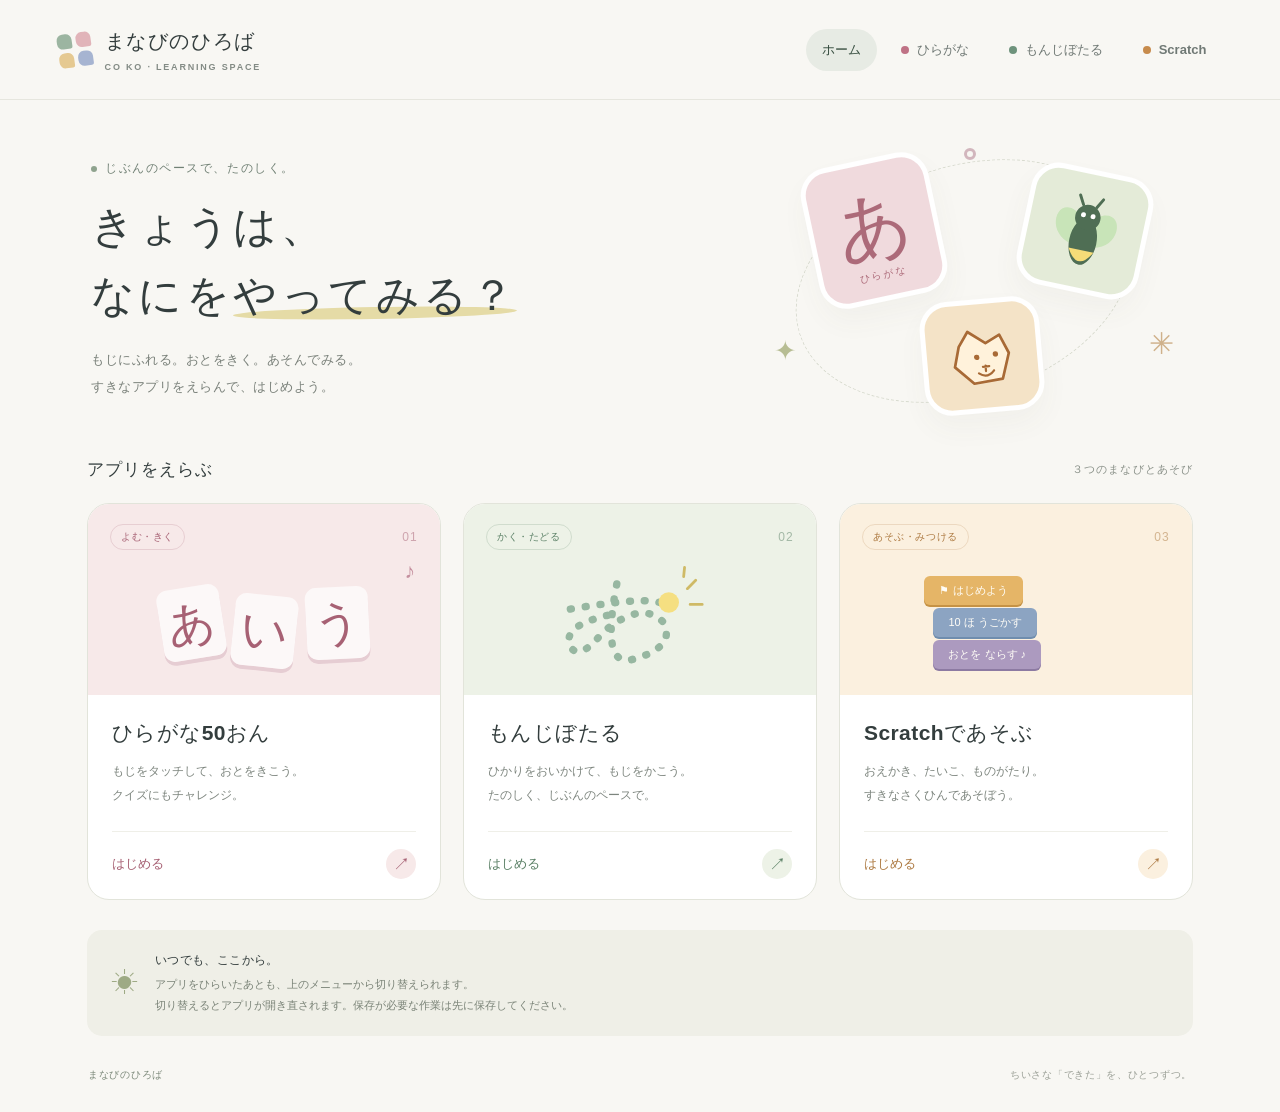
<file: index.html>
<!doctype html>
<html lang="ja">
<head>
<meta charset="utf-8">
<meta name="viewport" content="width=device-width,initial-scale=1">
<meta name="theme-color" content="#f8f7f3">
<meta name="description" content="ひらがな・もじ・あそび。３つのアプリをひとつの場所から。">
<title>まなびのひろば</title>
<link rel="stylesheet" href="portal.css">
<script src="portal.js" defer></script>
</head>
<body>
<header class="header">
<a class="brand" href="#home" aria-label="まなびのひろば ホーム"><span class="brand-mark" aria-hidden="true"><i></i><i></i><i></i><i></i></span><span>まなびのひろば<small>CO KO · LEARNING SPACE</small></span></a>
<nav aria-label="アプリの切り替え">
<a href="#home" data-route="home" aria-current="page">ホーム</a>
<a href="#hiragana" data-route="hiragana"><span class="dot pink"></span>ひらがな</a>
<a href="#monji" data-route="monji"><span class="dot green"></span>もんじぼたる</a>
<a href="#scratch" data-route="scratch"><span class="dot orange"></span>Scratch</a>
</nav>
</header>
<main id="home">
<section class="intro">
<div><p class="eyebrow"><span></span> じぶんのペースで、たのしく。</p><h1>きょうは、<br>なにを<span class="handline">やってみる？</span></h1><p class="lead">もじにふれる。おとをきく。あそんでみる。<br>すきなアプリをえらんで、はじめよう。</p></div>
<div class="hero-art" aria-hidden="true"><div class="orbit"></div><span class="spark s1">✦</span><span class="tile t1">あ<span>ひらがな</span></span><span class="tile t2"><svg viewBox="0 0 100 100"><path d="M50 42C15 5 4 64 44 66M50 42C85 5 96 64 56 66" fill="#c8e4b8"/><ellipse cx="50" cy="61" rx="14" ry="24" fill="#4f6e54"/><path d="M37 70Q50 93 63 70" fill="#f6dc78"/><circle cx="50" cy="36" r="13" fill="#4f6e54"/><circle cx="45" cy="34" r="2.5" fill="white"/><circle cx="55" cy="34" r="2.5" fill="white"/><path d="M43 24l-5-9m19 9 5-9" stroke="#4f6e54" stroke-width="3" stroke-linecap="round"/></svg></span><span class="tile t3"><svg viewBox="0 0 100 100"><path d="M25 38 36 22l19 14 16-8 9 21-9 28-32 3-20-20Z" fill="#fff2db" stroke="#a86a36" stroke-width="3" stroke-linejoin="round"/><circle cx="44" cy="51" r="3" fill="#a86a36"/><circle cx="65" cy="49" r="3" fill="#a86a36"/><path d="m50 62 7 0m-4-1v6m-8 2q9 7 17-2" fill="none" stroke="#a86a36" stroke-width="2.5" stroke-linecap="round"/></svg></span><span class="spark s2">✳</span><span class="tiny-circle"></span></div>
</section>
<section class="apps" aria-labelledby="apps-title"><div class="section-label"><h2 id="apps-title">アプリをえらぶ</h2><span>３つのまなびとあそび</span></div>
<div class="cards">
<a class="card card-pink" href="#hiragana"><div class="card-top"><span class="tag">よむ・きく</span><span class="number">01</span></div><div class="card-art kana" aria-hidden="true"><span>あ</span><span>い</span><span>う</span><i>♪</i></div><div class="card-body"><h3>ひらがな50おん</h3><p>もじをタッチして、おとをきこう。<br>クイズにもチャレンジ。</p><span class="start">はじめる <b>↗</b></span></div></a>
<a class="card card-green" href="#monji"><div class="card-top"><span class="tag">かく・たどる</span><span class="number">02</span></div><div class="card-art trace" aria-hidden="true"><svg viewBox="0 0 280 130"><path d="M65 50q90-15 100-5M115 23q-17 87 14 82 51-13 36-41-23-24-65 11-26 32-35 15-10-22 43-34" fill="none" stroke="#97b7a1" stroke-width="8" stroke-dasharray="1 15" stroke-linecap="round"/><circle cx="171" cy="43" r="11" fill="#f5df81"/><path d="m191 28 9-9m-6 26h13m-20-30 1-10" stroke="#cfba66" stroke-width="3" stroke-linecap="round"/></svg></div><div class="card-body"><h3>もんじぼたる</h3><p>ひかりをおいかけて、もじをかこう。<br>たのしく、じぶんのペースで。</p><span class="start">はじめる <b>↗</b></span></div></a>
<a class="card card-orange" href="#scratch"><div class="card-top"><span class="tag">あそぶ・みつける</span><span class="number">03</span></div><div class="card-art blocks" aria-hidden="true"><span>⚑ はじめよう</span><span>10 ほ うごかす</span><span>おとを ならす ♪</span></div><div class="card-body"><h3>Scratchであそぶ</h3><p>おえかき、たいこ、ものがたり。<br>すきなさくひんであそぼう。</p><span class="start">はじめる <b>↗</b></span></div></a>
</div></section>
<aside class="hint"><span aria-hidden="true">☀</span><div><strong>いつでも、ここから。</strong><p>アプリをひらいたあとも、上のメニューから切り替えられます。<br>切り替えるとアプリが開き直されます。保存が必要な作業は先に保存してください。</p></div></aside>
<footer><span class="footer-brand">まなびのひろば</span><span>ちいさな「できた」を、ひとつずつ。</span></footer>
</main>
<section id="workspace" hidden aria-label="アプリ画面"><div class="workspace-bar"><div><span id="app-dot" class="dot"></span><h1 id="app-name"></h1></div><div class="tools"><span id="app-status" role="status" aria-live="polite"></span><a id="direct-link" target="_blank" rel="noopener" title="アプリを別タブで開く">別タブ ↗</a><button id="fullscreen" type="button">全画面 ⛶</button></div></div><div id="frame-host"></div><div id="load-help" hidden>表示に時間がかかっています。<button id="retry" type="button">読み直す</button> または「別タブ」から開いてください。</div></section>
</body>
</html>
</file>
<file: portal.css>
:root{font-family:'Hiragino Kaku Gothic ProN','Yu Gothic',Meiryo,sans-serif;color:#333d3d;background:#f8f7f3;font-synthesis:none}*{box-sizing:border-box}body{margin:0}a{color:inherit;text-decoration:none}button{font:inherit;color:inherit;cursor:pointer}a,button{-webkit-tap-highlight-color:transparent}a:focus-visible,button:focus-visible{outline:3px solid #526fbe;outline-offset:5px}[hidden]{display:none!important}.header{height:100px;padding:0 4.5%;display:flex;align-items:center;justify-content:space-between;border-bottom:1px solid #e6e6de;background:#f8f7f3}.brand{display:flex;gap:13px;align-items:center;font-size:20px;font-weight:800;letter-spacing:.08em}.brand small{display:block;font-size:9px;font-weight:600;letter-spacing:.2em;margin-top:7px;color:#838b85}.brand-mark{display:grid;grid-template-columns:15px 15px;gap:4px;transform:rotate(-8deg)}.brand-mark i{height:15px;background:#9cb5a1;border-radius:6px 6px 2px 6px}.brand-mark i:nth-child(2){background:#e1b4b9}.brand-mark i:nth-child(3){background:#e5c991}.brand-mark i:nth-child(4){background:#a6b4d1}nav{display:flex;align-items:center;gap:8px}nav a{display:flex;align-items:center;gap:8px;font-size:13px;font-weight:700;padding:12px 16px;border-radius:24px;color:#707975}nav a:hover{background:#eeeee7}nav a[aria-current]{background:#e7ebe4;color:#354c3e}.dot{width:8px;height:8px;border-radius:50%;display:inline-block;flex-shrink:0}.pink{background:#bf7285}.green{background:#6e937c}.orange{background:#c78b4c}#home{max-width:1190px;margin:auto;padding:0 42px}.intro{display:flex;align-items:center;justify-content:space-between;min-height:350px;padding:48px 4px 37px}.eyebrow{font-size:12px;font-weight:700;letter-spacing:.13em;color:#718175;display:flex;align-items:center;gap:8px}.eyebrow>span{width:6px;height:6px;border-radius:50%;background:#8fa38e}h1{font-size:43px;line-height:1.6;letter-spacing:.08em;margin:15px 0 16px;font-weight:800}.handline{position:relative;white-space:nowrap;z-index:0}.handline:after{content:'';position:absolute;bottom:0;left:0;right:0;height:12px;border-radius:50%;background:#e5dba6;transform:rotate(-1deg);z-index:-1}.lead{font-size:13px;line-height:2.1;color:#7a817a;letter-spacing:.04em}.hero-art{position:relative;width:380px;height:250px;flex-shrink:0;margin-right:35px}.orbit{position:absolute;inset:10px 17px;border:1px dashed #d8dbcf;border-radius:50%;transform:rotate(-18deg)}.tile{position:absolute;display:flex;align-items:center;justify-content:center;box-shadow:0 14px 28px #52634a0b;border:5px solid #fff;border-radius:28px}.t1{width:130px;height:143px;top:3px;left:35px;background:#f0dadd;transform:rotate(-12deg);font-size:73px;color:#ac6a79;flex-direction:column}.t1 span{font-size:10px;letter-spacing:.2em;margin-top:-8px}.t2{width:124px;height:124px;right:7px;top:13px;background:#e4ebd8;transform:rotate(12deg)}.t2 svg{width:98px}.t3{width:120px;height:114px;left:148px;bottom:-7px;background:#f4e3c7;transform:rotate(-5deg)}.t3 svg{width:90px}.spark{position:absolute;font-size:27px;color:#b7bd93}.s1{left:0;bottom:39px}.s2{right:-20px;bottom:45px;font-size:30px;color:#cfb18b}.tiny-circle{position:absolute;border:3px solid #d2b6bd;width:12px;height:12px;border-radius:50%;left:190px;top:-8px}.section-label{display:flex;justify-content:space-between;align-items:center;margin:8px 0 22px}.section-label h2{font-size:17px;letter-spacing:.06em;margin:0}.section-label>span{font-size:11px;letter-spacing:.1em;color:#8b928a}.cards{display:grid;grid-template-columns:repeat(3,1fr);gap:22px}.card{border:1px solid #e2e4da;border-radius:22px;overflow:hidden;background:#fff;transition:transform .2s,box-shadow .2s;display:block}.card:hover{transform:translateY(-5px);box-shadow:0 14px 28px #34442f0d}.card-top{padding:20px 22px 0;display:flex;align-items:center;justify-content:space-between}.card-pink{--ink:#a76174;--tint:#f7e9e9}.card-green{--ink:#5b8066;--tint:#edf2e7}.card-orange{--ink:#ad7a42;--tint:#fbf0df}.card-top,.card-art{background:var(--tint)}.tag{border:1px solid color-mix(in srgb,var(--ink) 20%,transparent);color:var(--ink);font-size:10px;letter-spacing:.06em;padding:5px 10px;border-radius:20px}.number{color:var(--ink);opacity:.5;font-size:12px;letter-spacing:.1em}.card-art{height:145px;display:flex;align-items:center;justify-content:center;position:relative}.kana{gap:10px;padding:12px}.kana span{font-size:47px;font-weight:700;color:var(--ink);background:#ffffffb3;width:63px;height:72px;display:grid;place-items:center;border-radius:11px;box-shadow:0 4px #e6cdd3;transform:rotate(-9deg)}.kana span:nth-child(2){transform:rotate(6deg);margin-top:16px}.kana span:nth-child(3){transform:rotate(-3deg)}.kana i{font-style:normal;position:absolute;right:25px;top:9px;font-size:21px;color:#c5909f}.trace svg{width:260px;max-width:100%;height:130px}.blocks{flex-direction:column;align-items:flex-start;padding-left:24%;gap:3px;transform:none}.blocks span{padding:7px 15px;background:#e5b567;color:#fffdf7;border-radius:6px;font-size:11px;box-shadow:0 2px #c69244}.blocks span:nth-child(2){background:#8ca4c2;box-shadow:0 2px #6f8dae;margin-left:9px}.blocks span:nth-child(3){background:#ac9abf;box-shadow:0 2px #8c7aa2;margin-left:9px}.card-body{padding:24px 24px 20px}.card h3{font-size:21px;letter-spacing:.02em;margin:0 0 12px}.card p{font-size:12px;line-height:2;color:#7d857e;margin:0 0 24px}.start{display:flex;align-items:center;justify-content:space-between;font-size:13px;font-weight:700;border-top:1px solid #efefe8;padding-top:17px;color:var(--ink)}.start b{display:grid;place-items:center;width:30px;height:30px;border-radius:50%;background:var(--tint);font-size:17px;font-weight:400}.hint{margin:30px 0 0;padding:20px 24px;display:flex;gap:17px;align-items:center;background:#efefe7;border-radius:15px}.hint>span{font-size:27px;color:#9eaa85}.hint strong{font-size:12px;letter-spacing:.03em}.hint p{font-size:11px;color:#7a8377;line-height:1.9;margin:5px 0 0}footer{display:flex;justify-content:space-between;align-items:center;color:#9a9f96;font-size:10px;padding:32px 1px 30px;letter-spacing:.07em}.footer-brand{font-weight:700;color:#7c897a}#workspace{background:#fff;height:calc(100dvh - 100px);display:flex;flex-direction:column}.workspace-bar{height:52px;flex-shrink:0;display:flex;align-items:center;justify-content:space-between;padding:0 24px;border-bottom:1px solid #e8e9e1;background:#fff}.workspace-bar>div{display:flex;align-items:center;gap:10px}.workspace-bar h1{font-size:14px;margin:0;letter-spacing:.02em}.tools{font-size:11px;gap:15px!important}.tools button{border:1px solid #dedfd6;background:#f8f8f3;border-radius:7px;padding:7px 10px}.tools a{padding:8px;cursor:pointer}.tools a:hover{text-decoration:underline}#app-status{font-size:10px;color:#8c938a}#frame-host{flex:1;min-height:0}#frame-host iframe{display:block;width:100%;height:100%;border:0;background:#fff}#workspace:fullscreen{height:100dvh}#load-help{padding:12px;font-size:12px;background:#fff5d9}#load-help button{background:#fff;border:1px solid #ccb97f;border-radius:5px;padding:5px 8px}body.in-app{overflow:hidden}@media(min-width:1500px){.intro{min-height:390px}.cards{gap:26px}}@media(max-width:1000px){.header{padding:0 24px;height:88px}.brand{font-size:17px}nav a{padding:11px 10px;font-size:11px}#home{padding:0 30px}.hero-art{transform:scale(.85);margin-right:-25px;width:330px}h1{font-size:36px}.cards{gap:15px}.card-body{padding:21px 18px}.card h3{font-size:18px}.card p{font-size:11px}.kana span{font-size:37px;width:49px;height:62px}.kana{gap:7px}#workspace{height:calc(100dvh - 88px)}}@media(max-width:700px){.header{height:116px;padding:18px 16px 9px;flex-direction:column;align-items:stretch;gap:14px}.brand{font-size:16px;gap:10px}.brand small{font-size:7px;margin-top:4px}.brand-mark{grid-template-columns:12px 12px;gap:3px}.brand-mark i{height:12px;border-radius:4px}nav{justify-content:space-between;gap:2px}nav a{font-size:10px;padding:9px 10px;gap:5px}.dot{width:6px;height:6px}#home{padding:0 22px}.intro{min-height:280px;padding:28px 0 30px;position:relative;overflow:hidden}.eyebrow{font-size:10px;letter-spacing:.04em}h1{font-size:30px;line-height:1.65;margin-top:18px}.lead{font-size:11px;margin-bottom:0}.hero-art{width:200px;position:absolute;right:-90px;top:50px;transform:scale(.55);transform-origin:top left;opacity:.7}.hero-art .t1{left:15px}.hero-art .t2{right:-115px}.hero-art .t3{left:100px}.hero-art .orbit{right:-120px}.intro>div:first-child{z-index:1}.cards{grid-template-columns:1fr;gap:20px}.card-top{padding:17px 22px 0}.card-art{height:133px}.card-body{padding:22px}.card h3{font-size:23px}.card p{font-size:13px}.kana span{font-size:44px;width:65px;height:72px}.section-label>span{font-size:9px}.section-label h2{font-size:15px}.hint{align-items:flex-start;padding:20px 17px;gap:12px}.hint p br{display:none}footer{align-items:flex-start;gap:12px;font-size:9px}#workspace{height:calc(100dvh - 116px)}.workspace-bar{padding:0 12px;height:48px}.workspace-bar h1{font-size:12px}.tools{gap:4px!important;font-size:10px}#app-status{display:none}.tools button{font-size:10px;padding:7px}.blocks{padding-left:30%}}@media(prefers-reduced-motion:reduce){.card{transition:none}}
</file>
